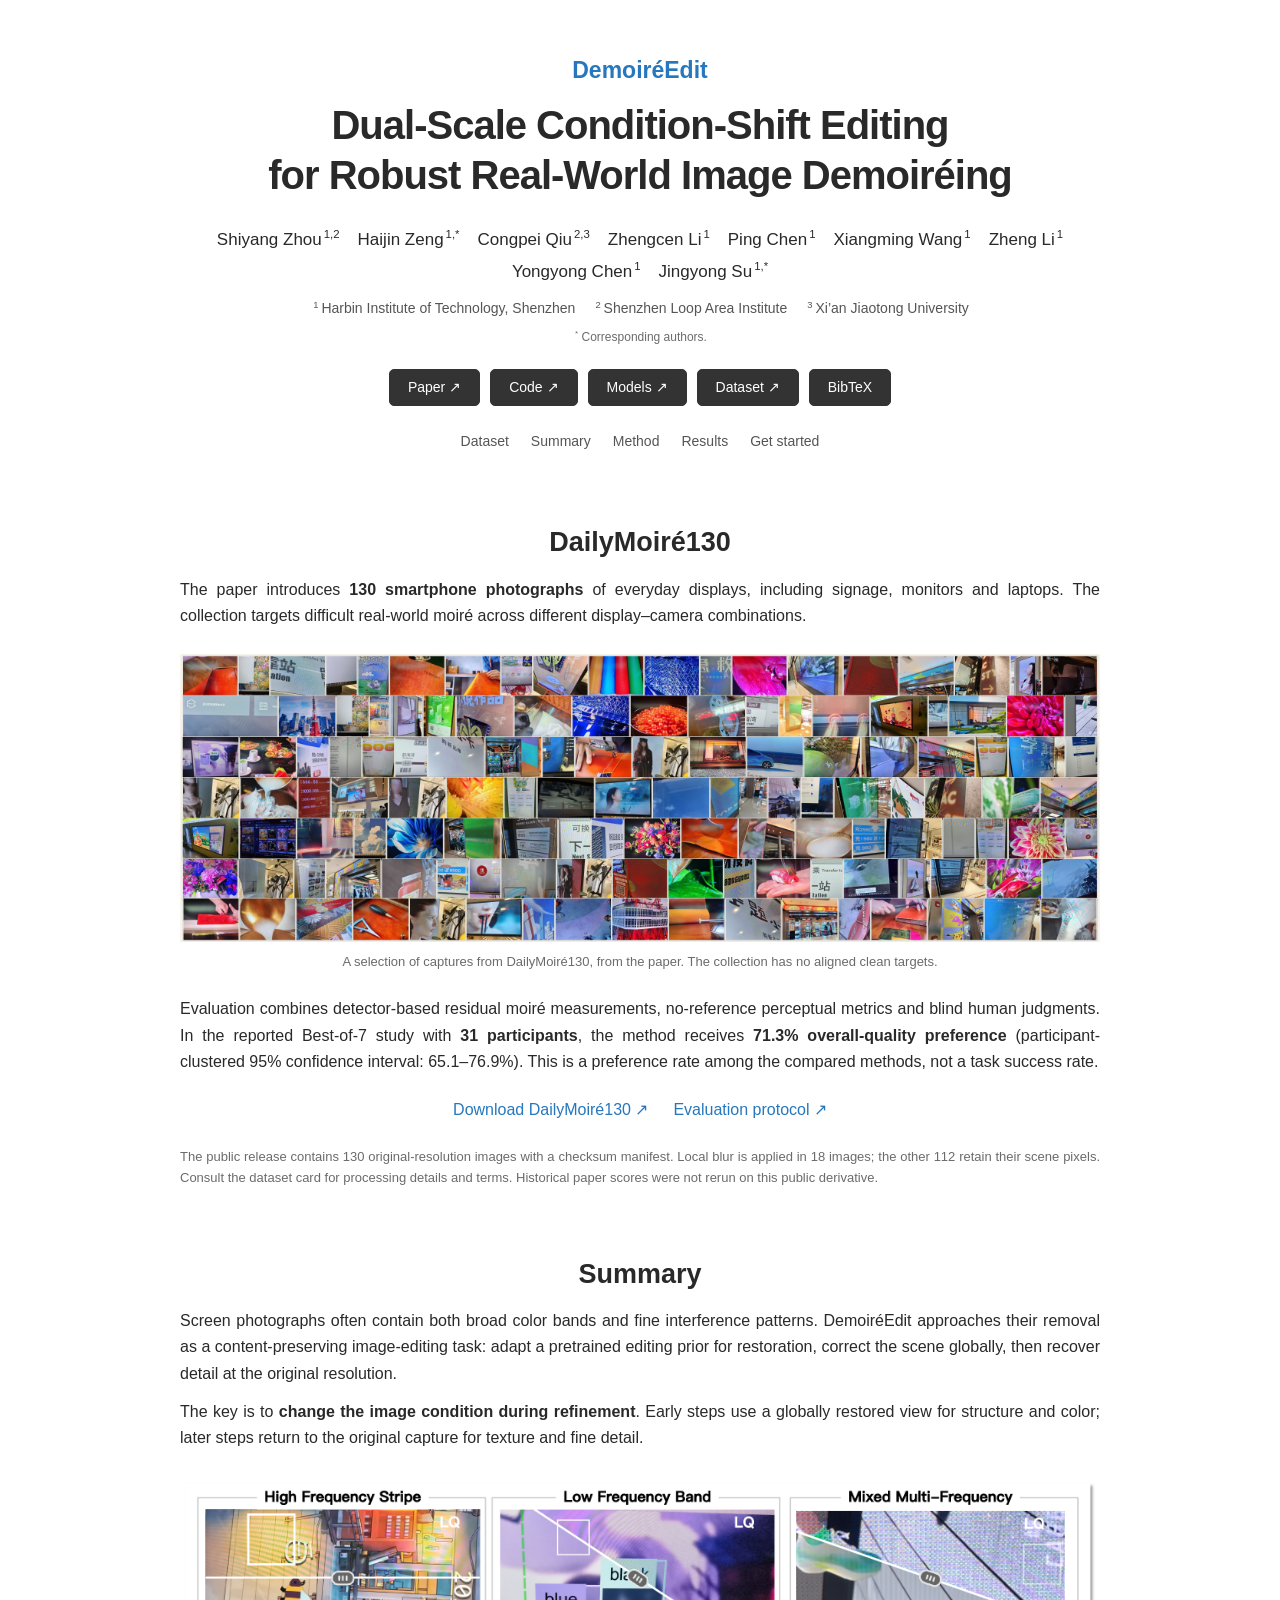
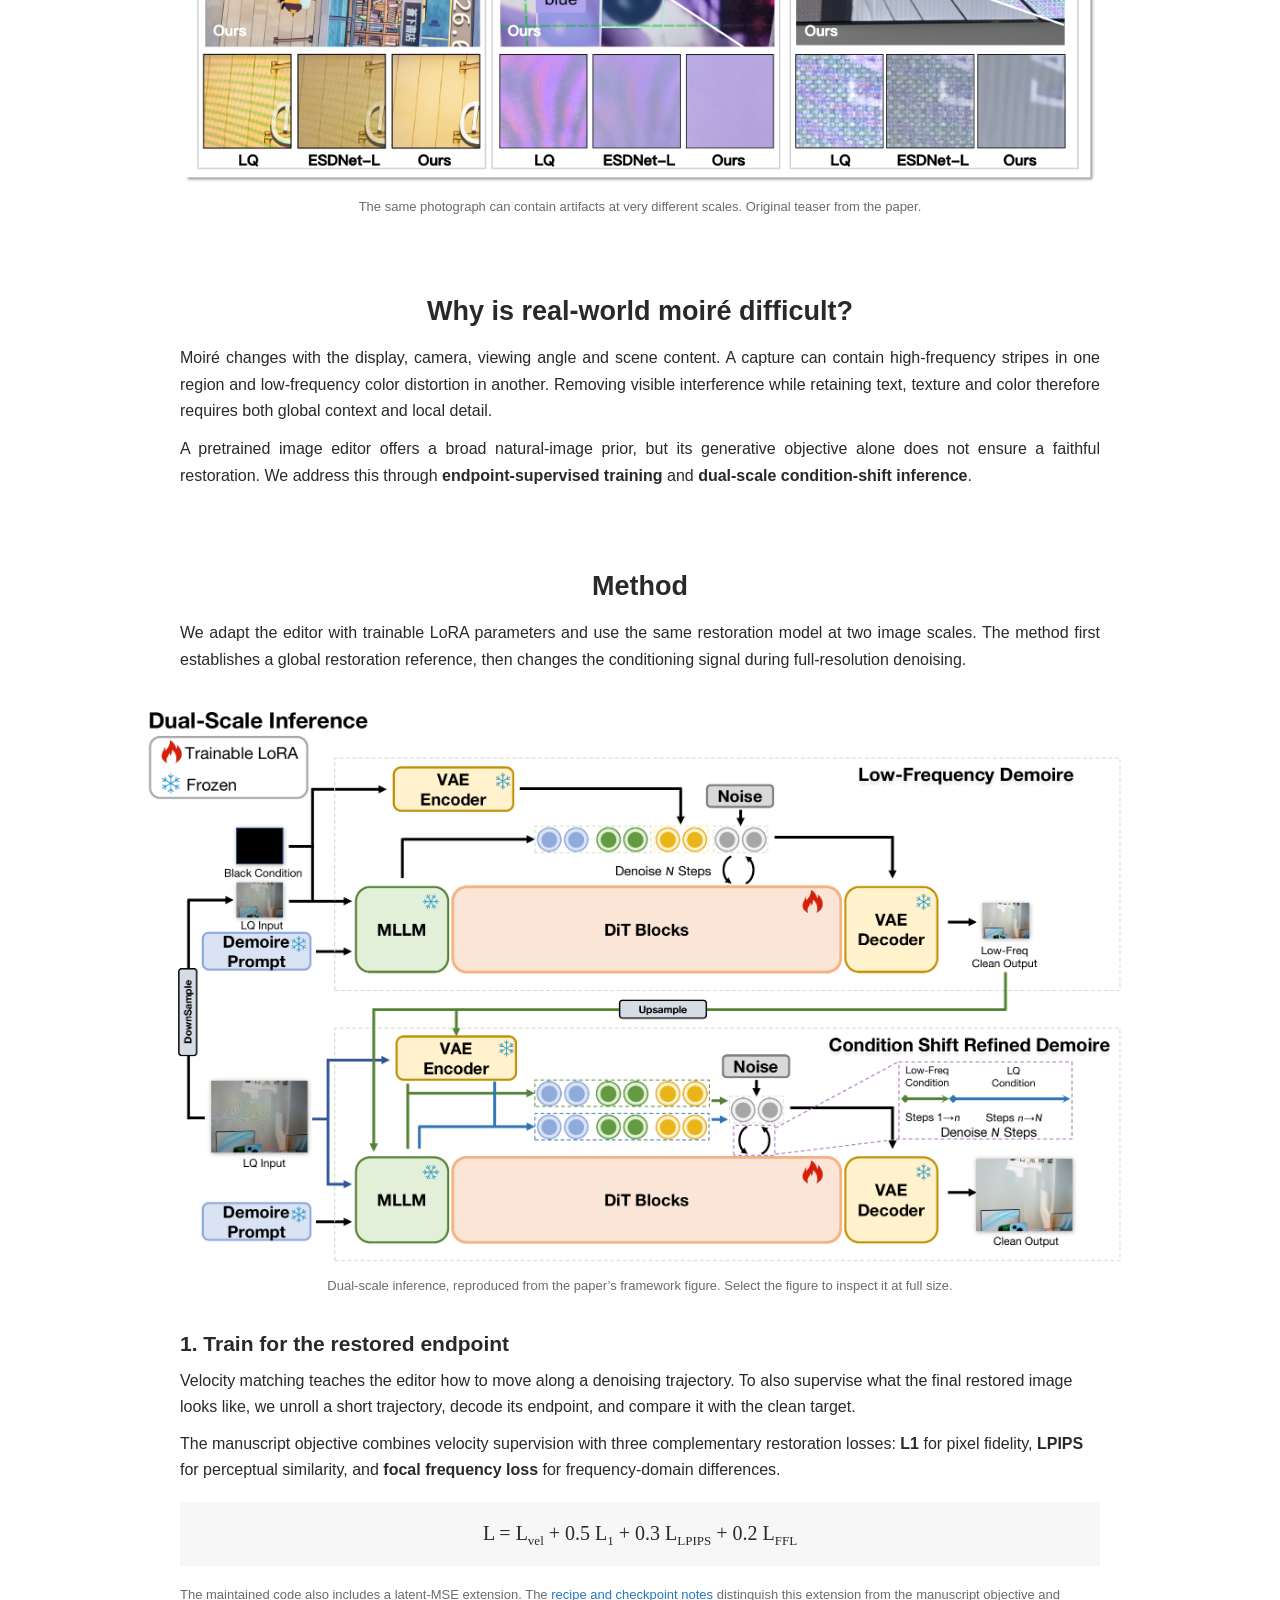
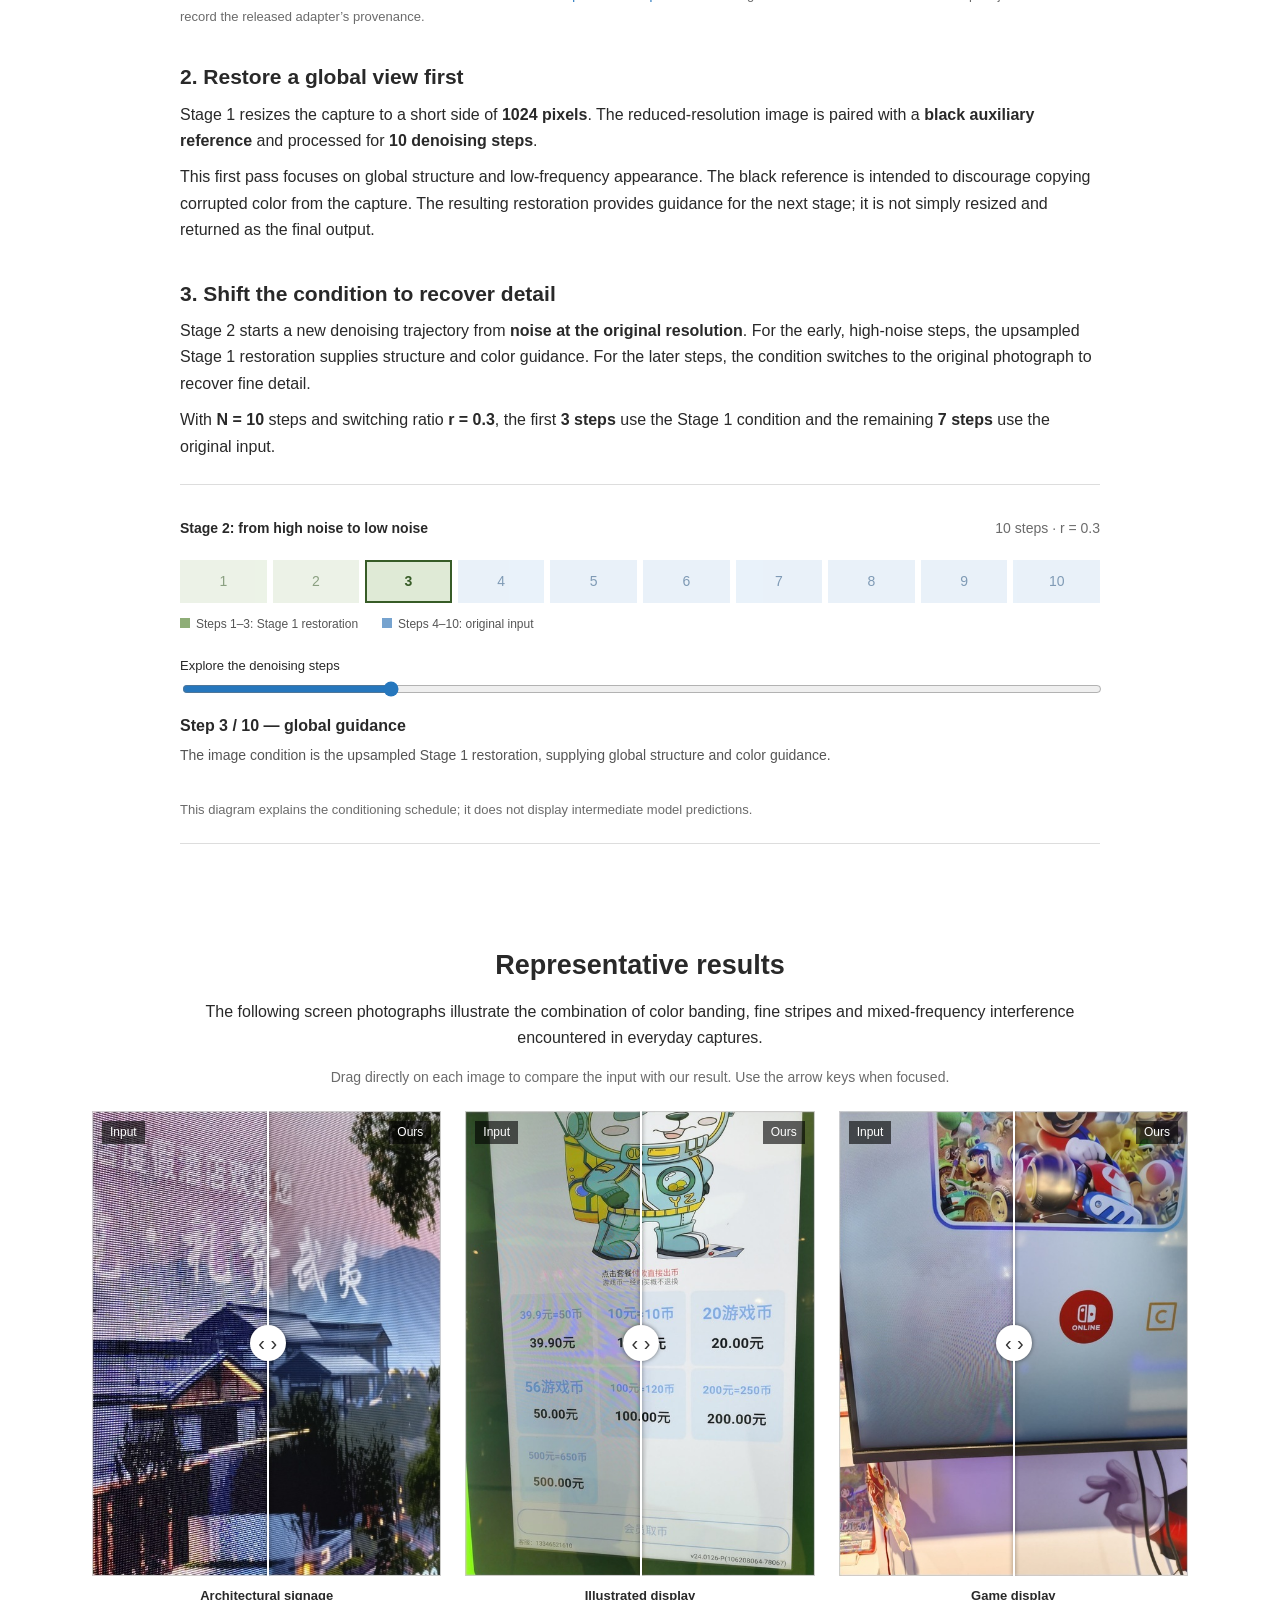
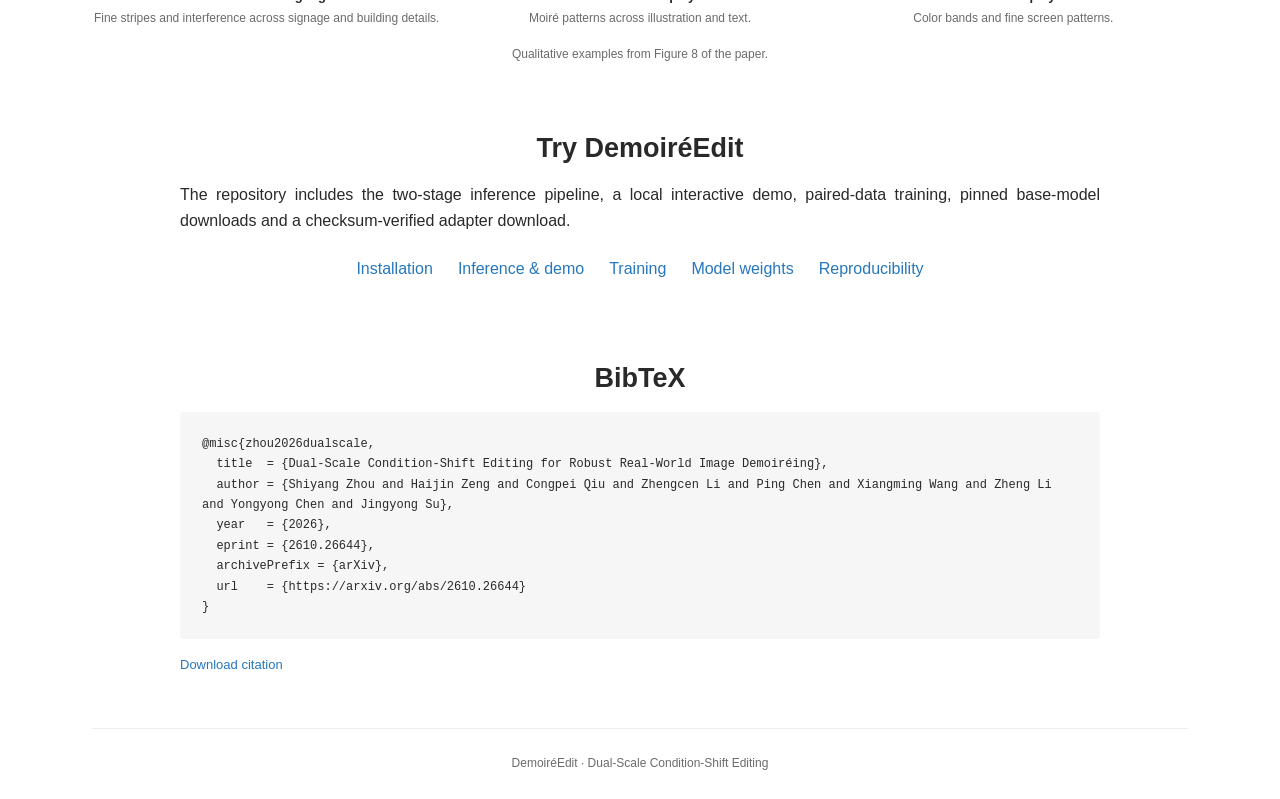
<file: index.html>
<!doctype html>
<html lang="en"><head><meta charset="utf-8"><meta name="viewport" content="width=device-width, initial-scale=1"><title>DemoiréEdit | Dual-Scale Condition-Shift Editing</title><meta name="description" content="DemoiréEdit: Dual-Scale Condition-Shift Editing for Robust Real-World Image Demoiréing. Method, paper examples and research resources.">
<link rel="canonical" href="https://clausy9.github.io/DemoireEdit/">
<meta property="og:type" content="website"><meta property="og:title" content="DemoiréEdit: Dual-Scale Condition-Shift Editing"><meta property="og:description" content="Dual-Scale Condition-Shift Editing for Robust Real-World Image Demoiréing."><meta property="og:url" content="https://clausy9.github.io/DemoireEdit/">
<meta name="color-scheme" content="light"><link rel="icon" href="favicon.svg" type="image/svg+xml">
<link rel="stylesheet" href="style.css"></head>
<body><main id="top">
<header><p class="project-name">DemoiréEdit</p><h1>Dual-Scale Condition-Shift Editing<br class="desktop-break"> for Robust Real-World Image Demoiréing</h1><div class="authors" aria-label="Authors"><span>Shiyang Zhou<sup>1,2</sup></span>
<span>Haijin Zeng<sup>1,*</sup></span>
<span>Congpei Qiu<sup>2,3</sup></span>
<span>Zhengcen Li<sup>1</sup></span>
<span>Ping Chen<sup>1</sup></span>
<span>Xiangming Wang<sup>1</sup></span>
<span>Zheng Li<sup>1</sup></span>
<span>Yongyong Chen<sup>1</sup></span>
<span>Jingyong Su<sup>1,*</sup></span>
</div><div class="affiliations"><span><sup>1</sup>Harbin Institute of Technology, Shenzhen</span><span><sup>2</sup>Shenzhen Loop Area Institute</span><span><sup>3</sup>Xi’an Jiaotong University</span></div><p class="correspondence"><sup>*</sup> Corresponding authors.</p>
<div class="resource-links"><a href="https://arxiv.org/abs/2610.26644" target="_blank" rel="noopener">Paper ↗</a><a href="https://github.com/Clausy9/DemoireEdit" target="_blank" rel="noopener">Code ↗</a><a href="https://huggingface.co/umu/DemoireEdit" target="_blank" rel="noopener">Models ↗</a><a href="https://huggingface.co/datasets/umu/DailyMoire130" target="_blank" rel="noopener">Dataset ↗</a><a href="#citation">BibTeX</a></div><nav class="section-nav" aria-label="Page sections"><a href="#dataset">Dataset</a><a href="#summary">Summary</a><a href="#method">Method</a><a href="#results">Results</a><a href="#reproduce">Get started</a></nav></header>

<section id="dataset" class="text-section"><h2>DailyMoiré130</h2>
<p>The paper introduces <strong>130 smartphone photographs</strong> of everyday displays, including signage, monitors and laptops. The collection targets difficult real-world moiré across different display–camera combinations.</p>
<figure class="paper-figure dataset-figure"><img src="assets/paper-dailymoire130.jpg" width="4800" height="1500" loading="lazy" alt="Original paper gallery of DailyMoiré130 photographs captured across everyday displays"><figcaption>A selection of captures from DailyMoiré130, from the paper. The collection has no aligned clean targets.</figcaption></figure>
<p>Evaluation combines detector-based residual moiré measurements, no-reference perceptual metrics and blind human judgments. In the reported Best-of-7 study with <strong>31 participants</strong>, the method receives <strong>71.3% overall-quality preference</strong> (participant-clustered 95% confidence interval: 65.1–76.9%). This is a preference rate among the compared methods, not a task success rate.</p>
<div class="documentation-links"><a href="https://huggingface.co/datasets/umu/DailyMoire130" target="_blank" rel="noopener">Download DailyMoiré130 ↗</a><a href="https://huggingface.co/datasets/umu/DailyMoire130/blob/main/EVALUATION.md" target="_blank" rel="noopener">Evaluation protocol ↗</a></div>
<p class="small-note">The public release contains 130 original-resolution images with a checksum manifest. Local blur is applied in 18 images; the other 112 retain their scene pixels. Consult the dataset card for processing details and terms. Historical paper scores were not rerun on this public derivative.</p>
</section>
<section id="summary" class="text-section"><h2>Summary</h2>
<p>Screen photographs often contain both broad color bands and fine interference patterns. DemoiréEdit approaches their removal as a content-preserving image-editing task: adapt a pretrained editing prior for restoration, correct the scene globally, then recover detail at the original resolution.</p>
<p>The key is to <strong>change the image condition during refinement</strong>. Early steps use a globally restored view for structure and color; later steps return to the original capture for texture and fine detail.</p>
<figure class="paper-figure teaser"><img src="assets/teaser.png" width="2186" height="734" alt="Original paper teaser: high-frequency stripes, low-frequency color bands and mixed-frequency moiré, with input and restored comparisons"><figcaption>The same photograph can contain artifacts at very different scales. Original teaser from the paper.</figcaption></figure>
</section>
<section id="challenge" class="text-section"><h2>Why is real-world moiré difficult?</h2>
<p>Moiré changes with the display, camera, viewing angle and scene content. A capture can contain high-frequency stripes in one region and low-frequency color distortion in another. Removing visible interference while retaining text, texture and color therefore requires both global context and local detail.</p>
<p>A pretrained image editor offers a broad natural-image prior, but its generative objective alone does not ensure a faithful restoration. We address this through <strong>endpoint-supervised training</strong> and <strong>dual-scale condition-shift inference</strong>.</p>
</section>
<section id="method" class="text-section"><h2>Method</h2>
<p>We adapt the editor with trainable LoRA parameters and use the same restoration model at two image scales. The method first establishes a global restoration reference, then changes the conditioning signal during full-resolution denoising.</p>
<figure class="paper-figure framework"><a href="assets/paper-method.png" target="_blank" rel="noopener" aria-label="Open the original method figure at full size"><img src="assets/paper-method.png" width="2200" height="1231" loading="lazy" alt="Original paper framework: a downsampled input and black auxiliary reference guide Stage 1; the upsampled restoration guides early Stage 2 steps before conditioning switches to the original input"></a><figcaption>Dual-scale inference, reproduced from the paper’s framework figure. Select the figure to inspect it at full size.</figcaption></figure>
<div class="method-part" id="training"><h3>1. Train for the restored endpoint</h3>
<p>Velocity matching teaches the editor how to move along a denoising trajectory. To also supervise what the final restored image looks like, we unroll a short trajectory, decode its endpoint, and compare it with the clean target.</p>
<p>The manuscript objective combines velocity supervision with three complementary restoration losses: <strong>L1</strong> for pixel fidelity, <strong>LPIPS</strong> for perceptual similarity, and <strong>focal frequency loss</strong> for frequency-domain differences.</p>
<div class="equation" aria-label="The manuscript loss is velocity loss plus 0.5 times L1, 0.3 times LPIPS, and 0.2 times focal frequency loss">L = L<sub>vel</sub> + 0.5 L<sub>1</sub> + 0.3 L<sub>LPIPS</sub> + 0.2 L<sub>FFL</sub></div>
<p class="small-note">The maintained code also includes a latent-MSE extension. The <a href="https://github.com/Clausy9/DemoireEdit/blob/main/docs/recipe-and-checkpoint.md">recipe and checkpoint notes</a> distinguish this extension from the manuscript objective and record the released adapter’s provenance.</p>
</div>
<div class="method-part" id="global-restoration"><h3>2. Restore a global view first</h3>
<p>Stage 1 resizes the capture to a short side of <strong>1024 pixels</strong>. The reduced-resolution image is paired with a <strong>black auxiliary reference</strong> and processed for <strong>10 denoising steps</strong>.</p>
<p>This first pass focuses on global structure and low-frequency appearance. The black reference is intended to discourage copying corrupted color from the capture. The resulting restoration provides guidance for the next stage; it is not simply resized and returned as the final output.</p>
</div>
<div class="method-part" id="condition-shift"><h3>3. Shift the condition to recover detail</h3>
<p>Stage 2 starts a new denoising trajectory from <strong>noise at the original resolution</strong>. For the early, high-noise steps, the upsampled Stage 1 restoration supplies structure and color guidance. For the later steps, the condition switches to the original photograph to recover fine detail.</p>
<p>With <strong>N = 10</strong> steps and switching ratio <strong>r = 0.3</strong>, the first <strong>3 steps</strong> use the Stage 1 condition and the remaining <strong>7 steps</strong> use the original input.</p>
<div class="schedule-demo" aria-label="Interactive Stage 2 conditioning schedule">
<p class="schedule-heading"><strong>Stage 2: from high noise to low noise</strong><span>10 steps · r = 0.3</span></p>
<div class="step-timeline" aria-hidden="true"><span class="timeline-step global-step" data-step="1">1</span><span class="timeline-step global-step" data-step="2">2</span><span class="timeline-step global-step is-current" data-step="3">3</span><span class="timeline-step detail-step" data-step="4">4</span><span class="timeline-step detail-step" data-step="5">5</span><span class="timeline-step detail-step" data-step="6">6</span><span class="timeline-step detail-step" data-step="7">7</span><span class="timeline-step detail-step" data-step="8">8</span><span class="timeline-step detail-step" data-step="9">9</span><span class="timeline-step detail-step" data-step="10">10</span></div>
<div class="timeline-legend"><span><i class="global-key"></i>Steps 1–3: Stage 1 restoration</span><span><i class="detail-key"></i>Steps 4–10: original input</span></div>
<label for="denoising-step">Explore the denoising steps</label><input id="denoising-step" type="range" min="1" max="10" value="3" step="1" aria-describedby="schedule-description">
<p class="schedule-state" id="schedule-description" aria-live="polite"><strong id="step-status">Step 3 / 10 — global guidance</strong><span id="step-explanation">The image condition is the upsampled Stage 1 restoration, supplying global structure and color guidance.</span></p>
<p class="small-note">This diagram explains the conditioning schedule; it does not display intermediate model predictions.</p>
</div></div>
</section>
<section id="results" aria-labelledby="results-title"><h2 id="results-title">Representative results</h2><p class="results-intro">The following screen photographs illustrate the combination of color banding, fine stripes and mixed-frequency interference encountered in everyday captures.</p><p class="section-intro" id="compare-help">Drag directly on each image to compare the input with our result. Use the arrow keys when focused.</p><div class="examples-grid"><figure data-comparison><div class="comparison" style="--reveal:50%" role="slider" tabindex="0" aria-label="Architectural signage: input and restoration comparison" aria-valuemin="0" aria-valuemax="100" aria-valuenow="50" aria-valuetext="50% input" aria-describedby="compare-help">
<img src="assets/paper-architecture-restored.png" alt="Paper restoration of architectural signage" width="565" height="753" draggable="false">
<div class="input-layer"><img src="assets/paper-architecture-input.png" alt="Input photograph of architectural signage" width="565" height="753" draggable="false"></div>
<span class="image-label before">Input</span><span class="image-label after">Ours</span><span class="divider" aria-hidden="true"><b>‹ ›</b></span></div><figcaption><strong>Architectural signage</strong><span>Fine stripes and interference across signage and building details.</span></figcaption></figure><figure data-comparison><div class="comparison" style="--reveal:50%" role="slider" tabindex="0" aria-label="Illustrated display: input and restoration comparison" aria-valuemin="0" aria-valuemax="100" aria-valuenow="50" aria-valuetext="50% input" aria-describedby="compare-help">
<img src="assets/paper-poster-restored.png" alt="Paper restoration of illustrated display" width="565" height="753" draggable="false">
<div class="input-layer"><img src="assets/paper-poster-input.png" alt="Input photograph of illustrated display" width="565" height="753" draggable="false"></div>
<span class="image-label before">Input</span><span class="image-label after">Ours</span><span class="divider" aria-hidden="true"><b>‹ ›</b></span></div><figcaption><strong>Illustrated display</strong><span>Moiré patterns across illustration and text.</span></figcaption></figure><figure data-comparison><div class="comparison" style="--reveal:50%" role="slider" tabindex="0" aria-label="Game display: input and restoration comparison" aria-valuemin="0" aria-valuemax="100" aria-valuenow="50" aria-valuetext="50% input" aria-describedby="compare-help">
<img src="assets/paper-game-display-restored.png" alt="Paper restoration of game display" width="565" height="753" draggable="false">
<div class="input-layer"><img src="assets/paper-game-display-input.png" alt="Input photograph of game display" width="565" height="753" draggable="false"></div>
<span class="image-label before">Input</span><span class="image-label after">Ours</span><span class="divider" aria-hidden="true"><b>‹ ›</b></span></div><figcaption><strong>Game display</strong><span>Color bands and fine screen patterns.</span></figcaption></figure></div><p class="figure-note">Qualitative examples from Figure 8 of the paper.</p></section>

<section id="reproduce" class="text-section"><h2>Try DemoiréEdit</h2>
<p>The repository includes the two-stage inference pipeline, a local interactive demo, paired-data training, pinned base-model downloads and a checksum-verified adapter download.</p>
<div class="documentation-links"><a href="https://github.com/Clausy9/DemoireEdit/blob/main/docs/installation.md">Installation</a><a href="https://github.com/Clausy9/DemoireEdit/blob/main/docs/inference.md">Inference &amp; demo</a><a href="https://github.com/Clausy9/DemoireEdit/blob/main/docs/training.md">Training</a><a href="https://huggingface.co/umu/DemoireEdit">Model weights</a><a href="https://github.com/Clausy9/DemoireEdit/blob/main/docs/reproducibility.md">Reproducibility</a></div>
</section>
<section id="citation" class="text-section"><h2>BibTeX</h2><pre><code>@misc{zhou2026dualscale,
  title  = {Dual-Scale Condition-Shift Editing for Robust Real-World Image Demoiréing},
  author = {Shiyang Zhou and Haijin Zeng and Congpei Qiu and Zhengcen Li and Ping Chen and Xiangming Wang and Zheng Li and Yongyong Chen and Jingyong Su},
  year   = {2026},
  eprint = {2610.26644},
  archivePrefix = {arXiv},
  url    = {https://arxiv.org/abs/2610.26644}
}</code></pre><a class="citation-download" href="citation.bib" download>Download citation</a></section>
<footer>DemoiréEdit · Dual-Scale Condition-Shift Editing</footer></main><script src="compare.js"></script><script src="method.js"></script></body></html>
</file>
<file: style.css>
:root{color-scheme:light;--ink:#292929;--muted:#6b6b6b;--accent:#2677bd}*{box-sizing:border-box}html{scroll-behavior:smooth}body{margin:0;background:#fff;color:var(--ink);font:16px/1.65 -apple-system,BlinkMacSystemFont,"Segoe UI",Arial,sans-serif}main{max-width:1160px;margin:auto;padding:0 32px}a{color:var(--accent);text-decoration:none}a:hover{text-decoration:underline}header{text-align:center;padding:52px 0 38px}.project-name{font-size:23px;font-weight:700;color:var(--accent);margin:0 0 10px}h1{font-size:clamp(27px,3.4vw,40px);font-weight:650;line-height:1.25;letter-spacing:-.025em;margin:0 auto 25px;max-width:1080px}.authors{display:flex;justify-content:center;flex-wrap:wrap;gap:3px 18px;max-width:950px;margin:0 auto 12px;font-size:17px}.authors span{white-space:nowrap}sup{font-size:.67em;margin-left:2px}.affiliations{display:flex;justify-content:center;flex-wrap:wrap;gap:2px 18px;font-size:14px;color:#555}.affiliations sup{margin-right:3px}.correspondence{font-size:12px;color:var(--muted);margin:7px 0 21px}.resource-links{display:flex;justify-content:center;flex-wrap:wrap;gap:10px}.resource-links>a,.resource-links>span{font-size:14px;padding:6px 18px;border:1px solid #ddd;border-radius:5px}.resource-links>a{background:#333;color:#fff;border-color:#333}.resource-links small{font-size:10px;color:var(--muted);margin-left:4px}section{padding:24px 0 32px}h2{text-align:center;font-size:27px;font-weight:600;line-height:1.3;margin:0 0 16px}.section-intro{text-align:center;color:var(--muted);font-size:14px;margin:0 0 22px}.examples-grid{display:grid;grid-template-columns:repeat(3,minmax(0,1fr));gap:24px}figure{margin:0;min-width:0}.comparison{position:relative;aspect-ratio:565/753;overflow:hidden;cursor:ew-resize;touch-action:pan-y;user-select:none;-webkit-user-select:none;background:#eee}.comparison:focus-visible{outline:3px solid var(--accent);outline-offset:4px}.comparison img{display:block;width:100%;height:100%;object-fit:contain;pointer-events:none}.input-layer{position:absolute;inset:0;clip-path:inset(0 calc(100% - var(--reveal)) 0 0)}.image-label{position:absolute;top:10px;padding:2px 8px;background:#0009;color:#fff;font-size:12px;pointer-events:none}.before{left:10px}.after{right:10px}.divider{position:absolute;top:0;bottom:0;left:var(--reveal);width:2px;background:#fff;pointer-events:none;filter:drop-shadow(0 0 2px #0008)}.divider b{position:absolute;top:50%;left:50%;transform:translate(-50%,-50%);background:#fff;color:#333;border-radius:50%;height:36px;width:36px;display:grid;place-items:center;font-size:20px;font-weight:500}figcaption{text-align:center;font-size:13px;line-height:1.5;margin-top:10px}figcaption strong{font-weight:600}figcaption span{display:block;color:var(--muted);font-size:12px;margin-top:3px}.figure-note{font-size:12px;color:var(--muted);text-align:center;margin:18px 0 0}.text-section{max-width:920px;margin:auto}.text-section>p{text-align:justify;margin:12px 0}.method-strip{display:grid;grid-template-columns:repeat(3,minmax(0,1fr));gap:28px;margin-top:24px}.method-strip>div{border-top:2px solid #ddd;padding-top:12px}.method-strip span{font-size:12px;color:var(--accent);font-weight:600}h3{font-size:16px;font-weight:600;margin:5px 0}.method-strip p{font-size:14px;color:#555;margin:6px 0}pre{background:#f6f6f6;padding:22px;white-space:pre-wrap;overflow-wrap:anywhere;font-size:12px;line-height:1.7;border-radius:4px}code{font-family:ui-monospace,SFMono-Regular,Consolas,monospace}.citation-download{font-size:13px}footer{border-top:1px solid #eee;text-align:center;font-size:12px;color:var(--muted);padding:25px 0;margin-top:18px}@media(max-width:700px){main{padding:0 18px}header{padding:32px 0 26px}.desktop-break{display:none}.authors{font-size:15px;gap:3px 14px}.affiliations{font-size:12px;flex-direction:column}.examples-grid{grid-template-columns:1fr;gap:28px;max-width:460px;margin:auto}.method-strip{grid-template-columns:1fr;gap:14px}.section-intro{font-size:12px}h2{font-size:24px}section{padding:22px 0}pre{padding:15px;font-size:11px}.text-section>p{text-align:left}}

/* A continuous research narrative, with the original manuscript figures. */
.section-nav{display:flex;justify-content:center;flex-wrap:wrap;gap:9px 22px;margin:24px 0 0;font-size:14px}.section-nav a{color:#555}.paper-figure{margin:24px auto 12px}.paper-figure img{display:block;width:100%;height:auto}.paper-figure figcaption{max-width:850px;margin:10px auto 0;color:var(--muted);font-size:13px}.teaser{margin-top:26px}.framework{margin:28px -45px 34px}.method-part{margin:30px 0 36px}.method-part h3{font-size:21px;margin:0 0 10px;line-height:1.35}.method-part p{margin:10px 0}.small-note{font-size:13px;color:var(--muted);line-height:1.65}.equation{text-align:center;background:#f7f7f7;padding:15px 10px;margin:18px 0;font-family:Georgia,serif;font-size:20px;line-height:1.6}.equation sub{font-size:.65em}.schedule-demo{margin:24px 0 0;padding:22px 0;border-top:1px solid #ddd;border-bottom:1px solid #ddd}.schedule-heading{display:flex;justify-content:space-between;gap:16px;font-size:14px}.schedule-heading>span{color:var(--muted);white-space:nowrap}.step-timeline{display:grid;grid-template-columns:repeat(10,minmax(0,1fr));gap:6px;margin:20px 0 12px}.timeline-step{display:grid;place-items:center;min-height:43px;font-size:14px;border:2px solid transparent;opacity:.58}.global-step{background:#dfead6;color:#375c27}.detail-step{background:#dae8f6;color:#245381}.timeline-step.is-current{border-color:currentColor;opacity:1;font-weight:700}.timeline-legend{display:flex;gap:10px 24px;flex-wrap:wrap;font-size:12px;color:#555}.timeline-legend i{display:inline-block;width:10px;height:10px;margin-right:6px}.global-key{background:#8ead77}.detail-key{background:#76a3cf}.schedule-demo label{display:block;font-size:13px;margin:20px 0 5px}.schedule-demo input{display:block;width:100%;accent-color:var(--accent);cursor:ew-resize}.schedule-state{min-height:76px;margin:16px 0 0!important}.schedule-state>strong,.schedule-state>span{display:block}.schedule-state>strong{font-size:16px}.schedule-state>span{font-size:14px;color:#555;margin-top:4px}.schedule-demo .small-note{margin-bottom:0}.table-scroll{overflow-x:auto;margin:22px 0}table{width:100%;border-collapse:collapse;font-size:14px}caption{caption-side:bottom;font-size:12px;color:var(--muted);padding-top:10px;text-align:left}th,td{padding:11px 12px;text-align:right;border-bottom:1px solid #e3e3e3;white-space:nowrap}th:first-child{text-align:left;white-space:normal}thead{border-top:2px solid #777;border-bottom:1px solid #aaa}tbody th{font-weight:400}tbody tr:last-child{background:#f6f8fa}.results-intro{max-width:920px;margin:0 auto 14px;text-align:center}.dataset-figure{margin:25px auto}.documentation-links{display:flex;flex-wrap:wrap;justify-content:center;gap:10px 25px;margin:22px 0}#challenge,#ablation,#dataset,#limitations,#reproduce{padding-top:34px}#method{padding-top:36px}#results{padding-top:36px}section:target{scroll-margin-top:18px}@media(max-width:1000px){.framework{margin-left:0;margin-right:0}}@media(max-width:700px){.section-nav{gap:7px 15px;font-size:13px}.paper-figure{margin-top:18px}.method-part{margin:24px 0 28px}.method-part h3{font-size:19px}.equation{font-size:17px}.schedule-heading{flex-direction:column;gap:3px}.schedule-demo{padding:16px 0}.step-timeline{gap:3px}.timeline-step{font-size:12px;min-height:36px}.timeline-legend{gap:5px;font-size:11px;flex-direction:column}.schedule-state{min-height:100px}.documentation-links{justify-content:flex-start;gap:8px 18px}th,td{padding:9px 8px;font-size:12px}.results-intro{text-align:left}.framework figcaption{font-size:12px}}
</file>
